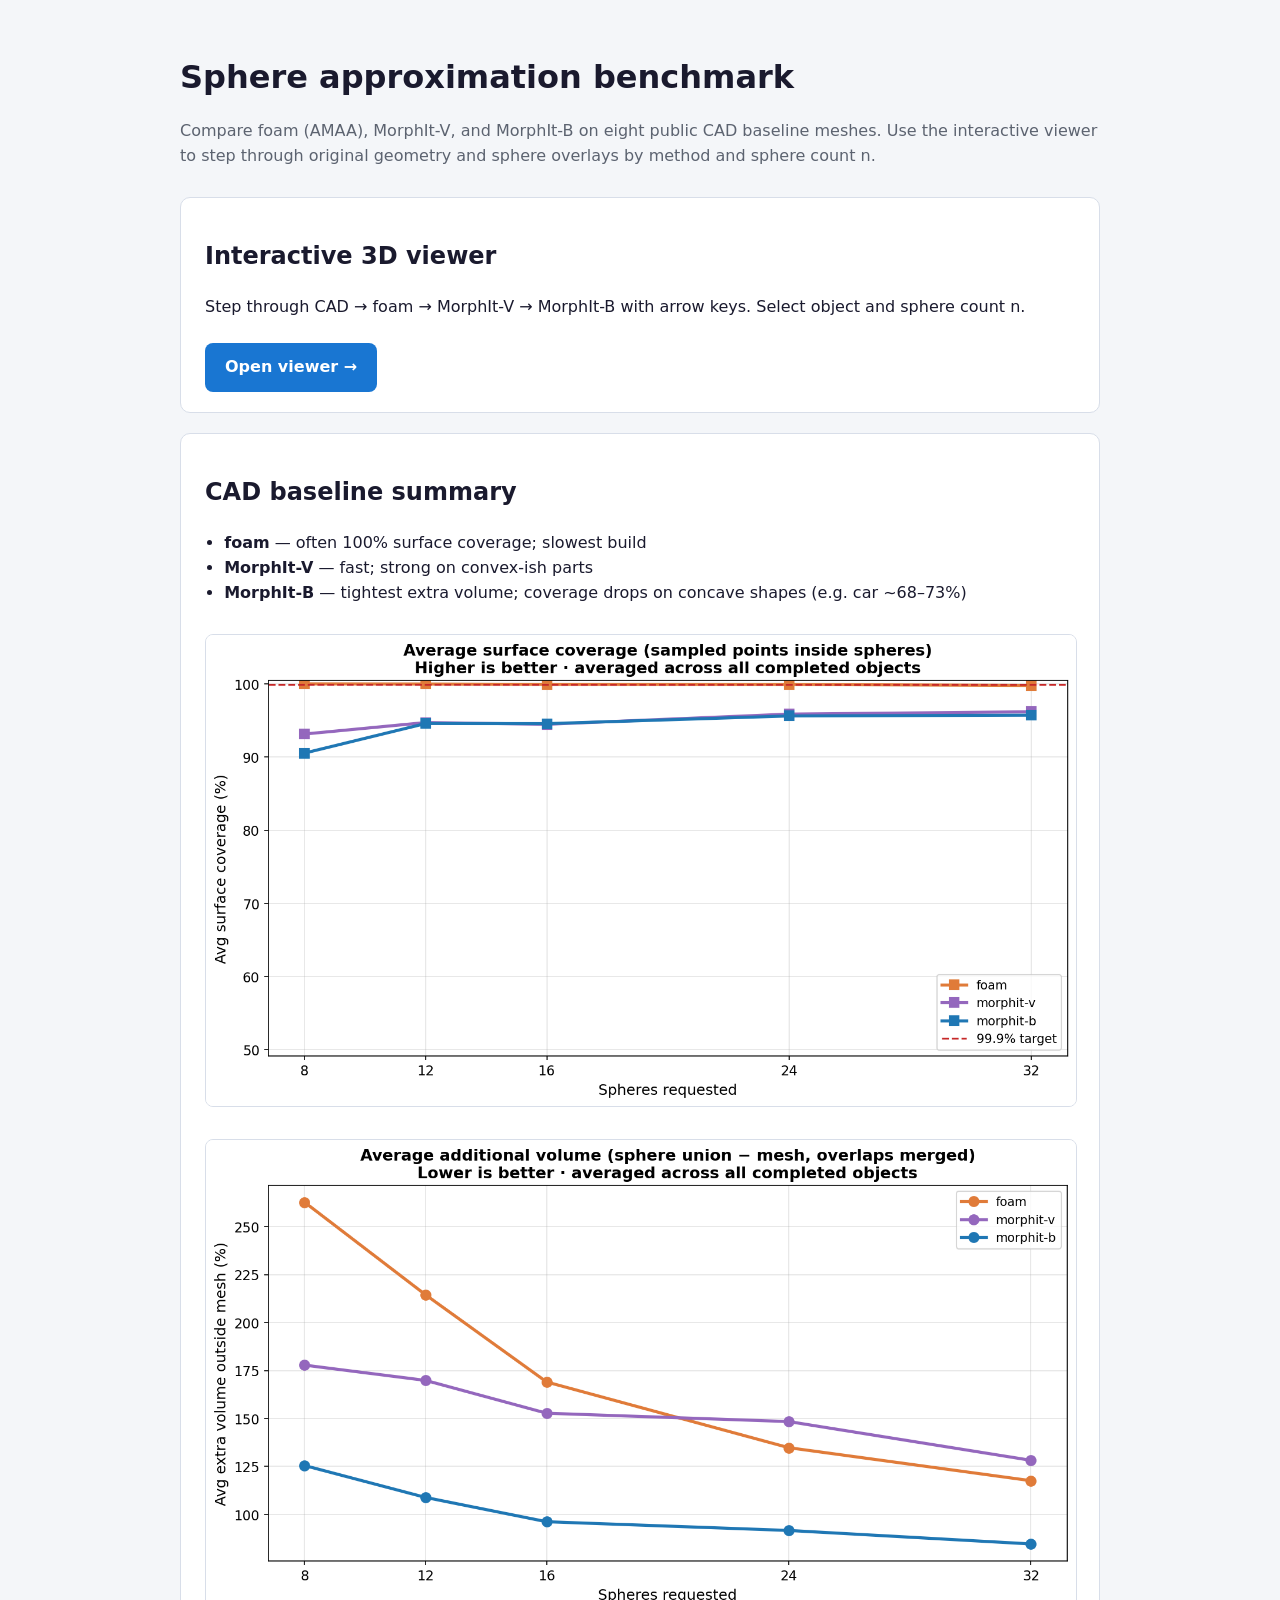
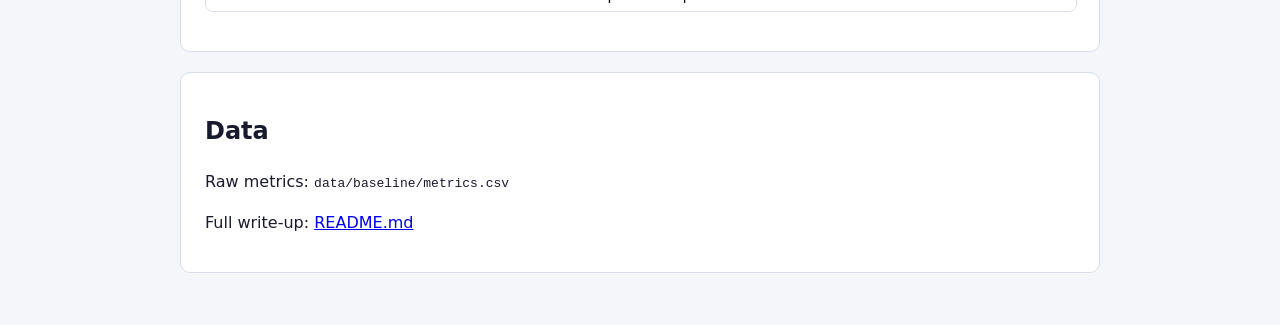
<file: docs/index.html>
<!DOCTYPE html>
<html lang="en">
<head>
  <meta charset="utf-8">
  <meta name="viewport" content="width=device-width, initial-scale=1">
  <title>Sphere Approximation Benchmark</title>
  <style>
    body { font-family: system-ui, sans-serif; max-width: 920px; margin: 0 auto; padding: 32px 24px;
           background: #f4f6f9; color: #1a1a2e; line-height: 1.55; }
    h1 { margin-bottom: 8px; }
    .lead { color: #5c6370; margin-bottom: 28px; }
    .card { background: #fff; border: 1px solid #d8dee9; border-radius: 10px; padding: 20px 24px;
            margin-bottom: 20px; }
    a.btn { display: inline-block; background: #1976d2; color: #fff; text-decoration: none;
            padding: 12px 20px; border-radius: 8px; font-weight: 600; margin-top: 8px; }
    a.btn:hover { background: #1565c0; }
    img { max-width: 100%; border-radius: 8px; border: 1px solid #d8dee9; margin: 12px 0; }
    ul { padding-left: 1.2rem; }
  </style>
</head>
<body>
  <h1>Sphere approximation benchmark</h1>
  <p class="lead">Compare foam (AMAA), MorphIt-V, and MorphIt-B on eight public CAD baseline meshes.
     Use the interactive viewer to step through original geometry and sphere overlays by method and sphere count n.</p>

  <div class="card">
    <h2>Interactive 3D viewer</h2>
    <p>Step through CAD → foam → MorphIt-V → MorphIt-B with arrow keys. Select object and sphere count n.</p>
    <a class="btn" href="viewer/">Open viewer →</a>
  </div>

  <div class="card">
    <h2>CAD baseline summary</h2>
    <ul>
      <li><strong>foam</strong> — often 100% surface coverage; slowest build</li>
      <li><strong>MorphIt-V</strong> — fast; strong on convex-ish parts</li>
      <li><strong>MorphIt-B</strong> — tightest extra volume; coverage drops on concave shapes (e.g. car ~68–73%)</li>
    </ul>
    <img src="images/avg_surface_coverage_by_n.png" alt="Average surface coverage vs sphere count (CAD baselines)">
    <img src="images/avg_extra_volume_by_n.png" alt="Average extra volume vs sphere count (CAD baselines)">
  </div>

  <div class="card">
    <h2>Data</h2>
    <p>Raw metrics: <code>data/baseline/metrics.csv</code></p>
    <p>Full write-up: <a href="../README.md">README.md</a></p>
  </div>
</body>
</html>
</file>
